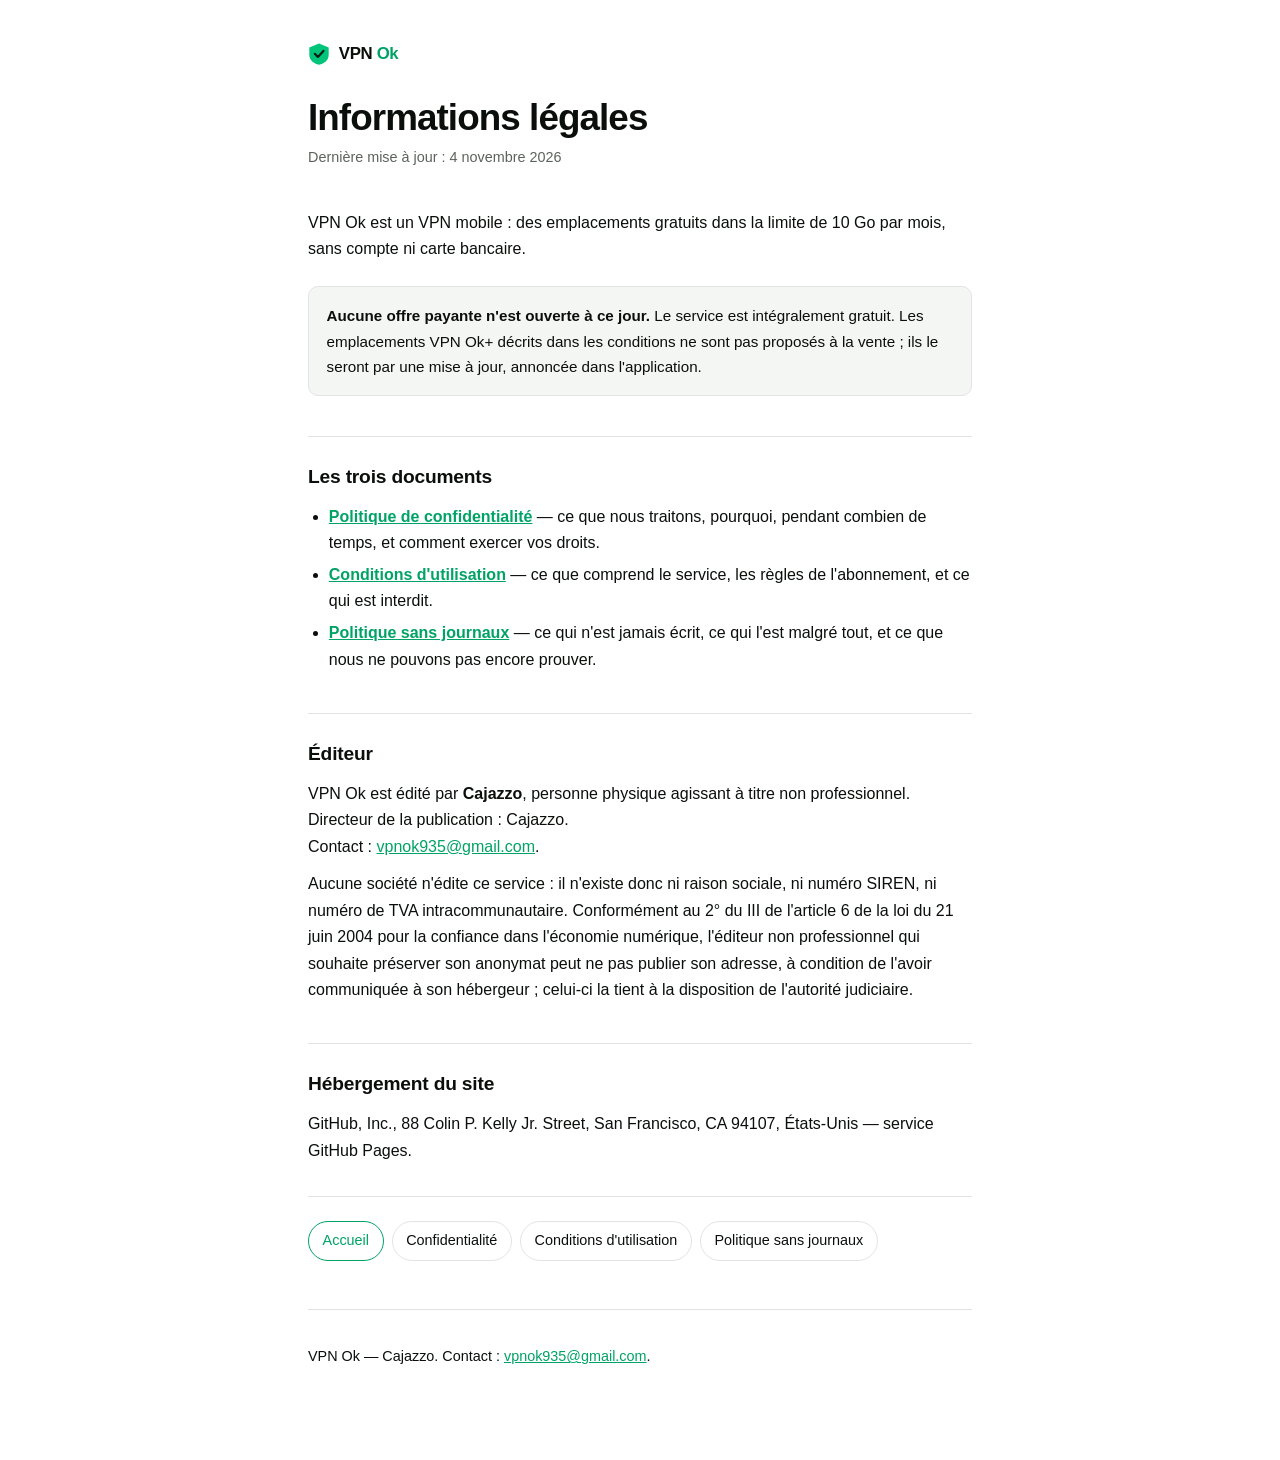
<file: index.html>
<!doctype html>
<html lang="fr">
<head>
<meta charset="utf-8">
<meta name="viewport" content="width=device-width, initial-scale=1">
<title>Informations légales — VPN Ok</title>
<link rel="stylesheet" href="style.css">
</head>
<body>
<div class="wrap">

<header>
<a class="brand" href="./index.html">
  <svg width="22" height="22" viewBox="0 0 32 32" aria-hidden="true">
    <path d="M16 .6 30.1 6.4v10.2c0 8.3-6.4 13.5-14.1 15.1C8.3 30.1 1.9 24.9 1.9 16.6V6.4z" fill="#00c47a"/>
    <path d="M9.9 15.7 14.4 20.2 22.4 11.5" fill="none" stroke="#042017" stroke-width="3.2" stroke-linecap="round" stroke-linejoin="round"/>
  </svg>
  <span>VPN <span class="ok">Ok</span></span>
</a>
<h1>Informations légales</h1>
<p class="updated">Dernière mise à jour : 4 novembre 2026</p>
</header>

<p>VPN Ok est un VPN mobile : des emplacements gratuits dans la limite de
10 Go par mois, sans compte ni carte bancaire.</p>

<div class="callout">
<p><strong>Aucune offre payante n'est ouverte à ce jour.</strong> Le service
est intégralement gratuit. Les emplacements VPN Ok+ décrits dans les
conditions ne sont pas proposés à la vente ; ils le seront par une mise à
jour, annoncée dans l'application.</p>
</div>

<h2>Les trois documents</h2>

<ul>
<li><a href="confidentialite.html"><strong>Politique de confidentialité</strong></a>
— ce que nous traitons, pourquoi, pendant combien de temps, et comment
exercer vos droits.</li>
<li><a href="conditions.html"><strong>Conditions d'utilisation</strong></a>
— ce que comprend le service, les règles de l'abonnement, et ce qui est
interdit.</li>
<li><a href="sans-journaux.html"><strong>Politique sans journaux</strong></a>
— ce qui n'est jamais écrit, ce qui l'est malgré tout, et ce que nous ne
pouvons pas encore prouver.</li>
</ul>

<h2>Éditeur</h2>

<p>VPN Ok est édité par <strong>Cajazzo</strong>, personne physique
agissant à titre non professionnel.<br>
Directeur de la publication : Cajazzo.<br>
Contact : <a href="mailto:vpnok935@gmail.com">vpnok935@gmail.com</a>.</p>

<p>Aucune société n'édite ce service : il n'existe donc ni raison sociale, ni
numéro SIREN, ni numéro de TVA intracommunautaire. Conformément au 2° du III
de l'article 6 de la loi du 21 juin 2004 pour la confiance dans l'économie
numérique, l'éditeur non professionnel qui souhaite préserver son anonymat
peut ne pas publier son adresse, à condition de l'avoir communiquée à son
hébergeur ; celui-ci la tient à la disposition de l'autorité judiciaire.</p>

<h2>Hébergement du site</h2>

<p>GitHub, Inc., 88 Colin P. Kelly Jr. Street, San Francisco, CA 94107,
États-Unis — service GitHub Pages.</p>

<nav class="pages">
  <a href="index.html" aria-current="page">Accueil</a>
  <a href="confidentialite.html">Confidentialité</a>
  <a href="conditions.html">Conditions d'utilisation</a>
  <a href="sans-journaux.html">Politique sans journaux</a>
</nav>

<footer>
<p>VPN Ok — Cajazzo. Contact :
<a href="mailto:vpnok935@gmail.com">vpnok935@gmail.com</a>.</p>
</footer>

</div>
</body>
</html>
</file>
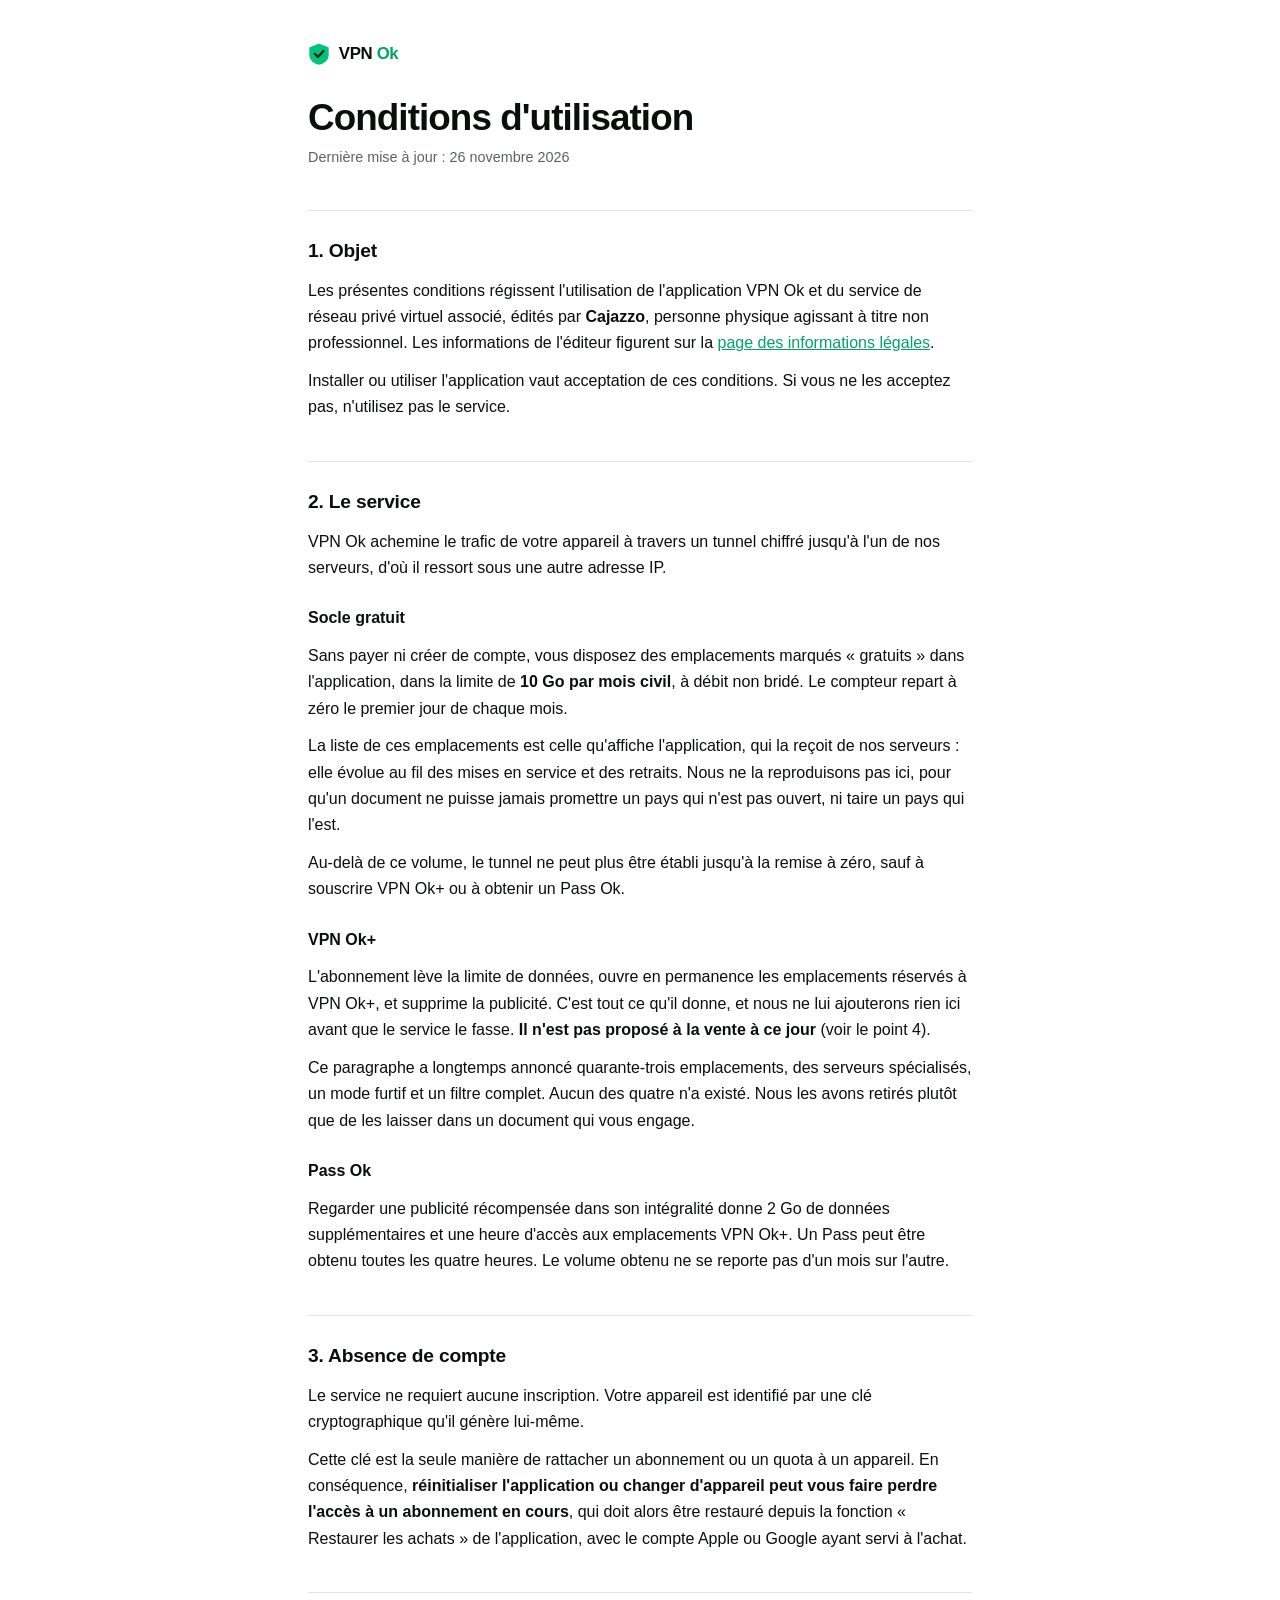
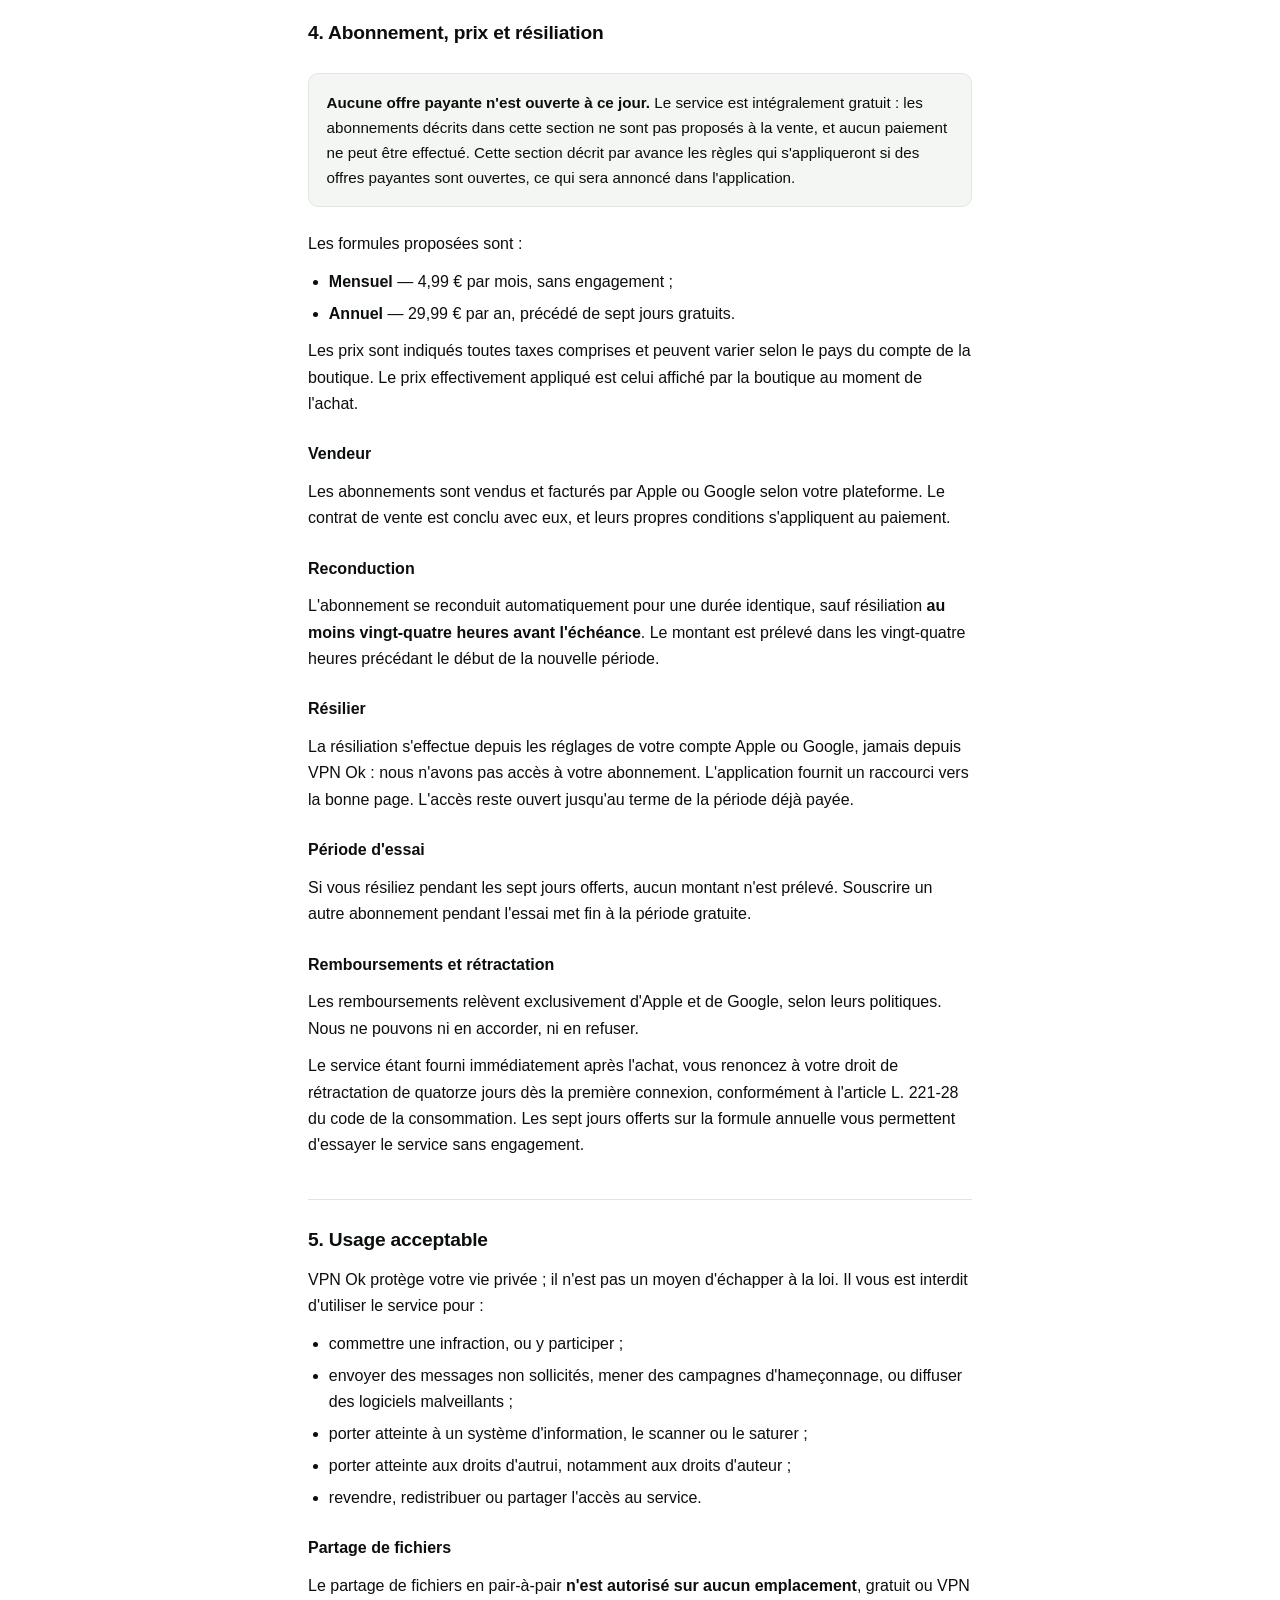
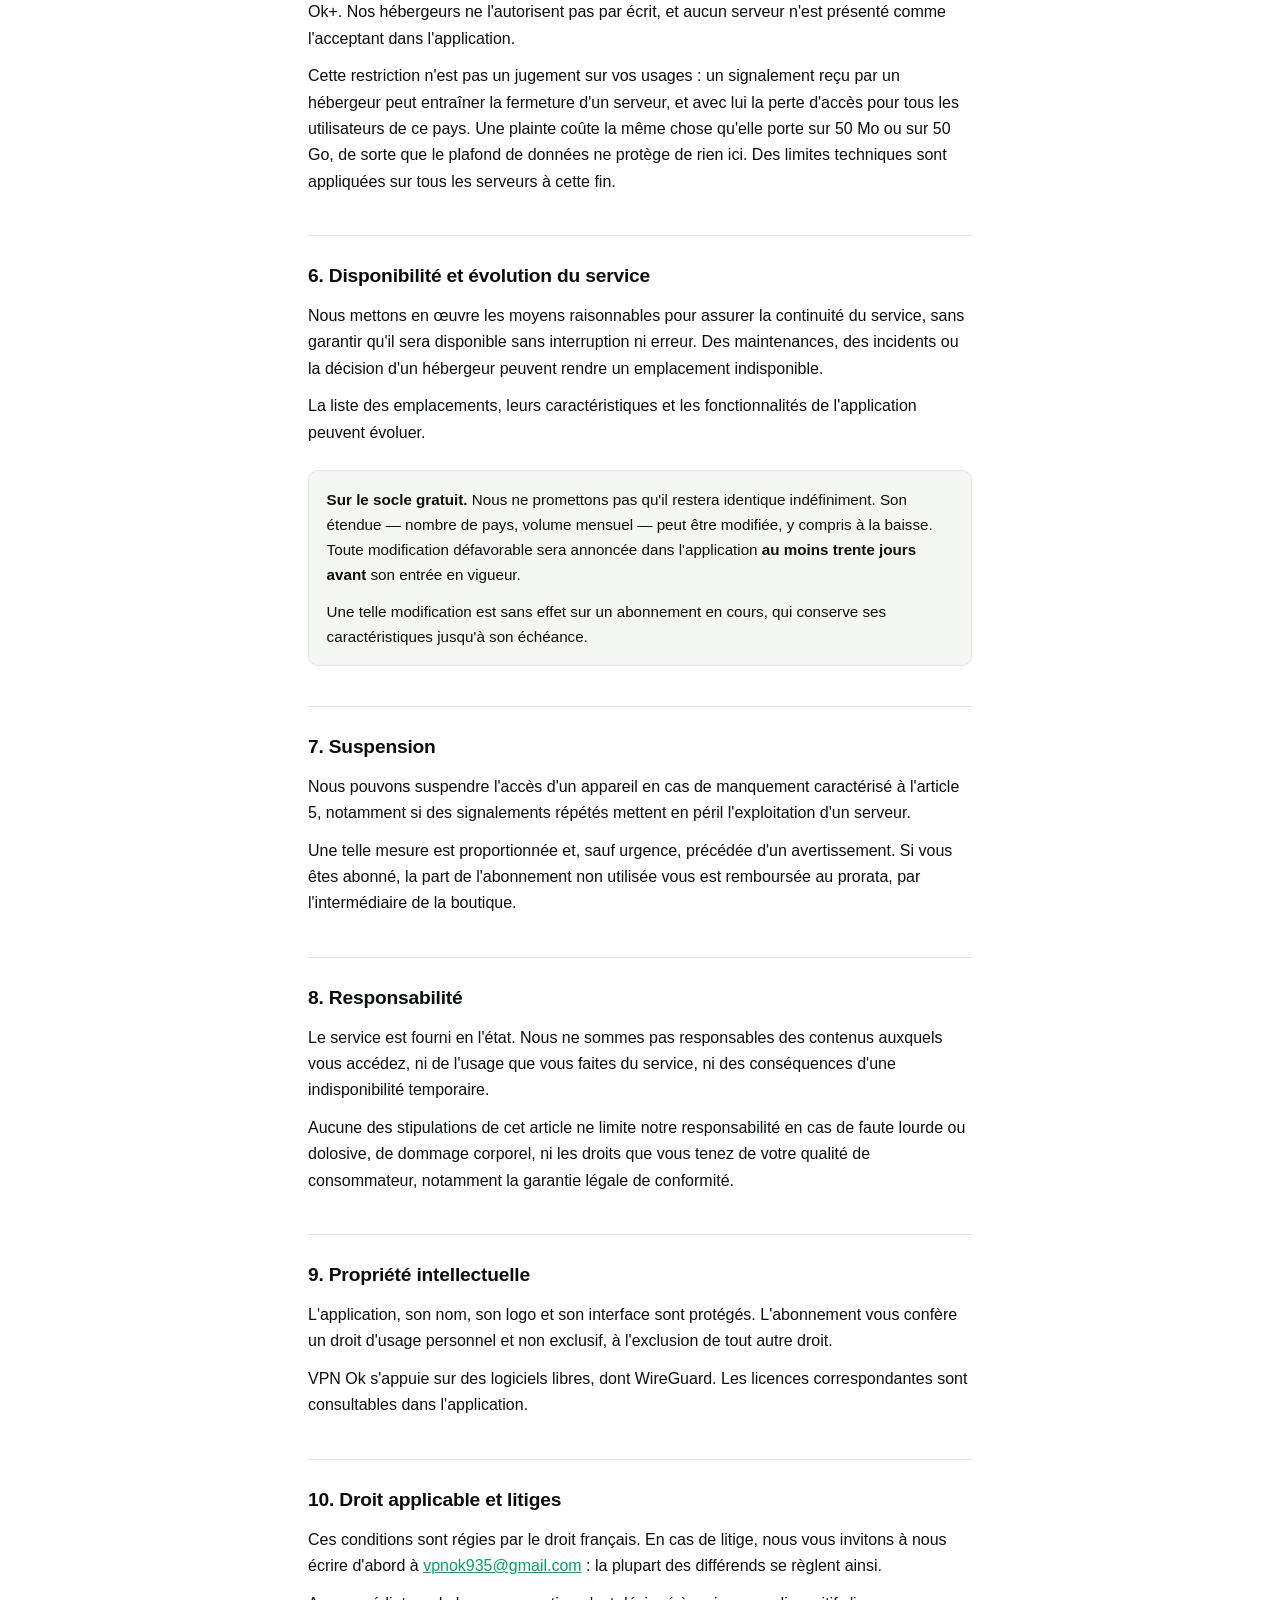
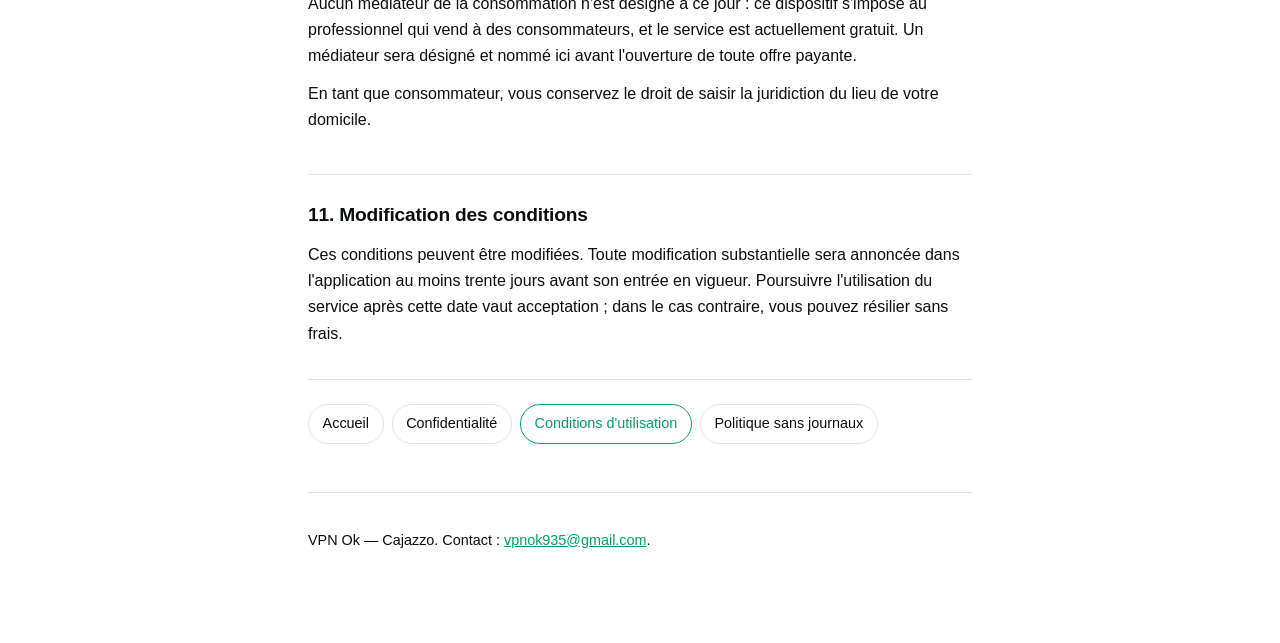
<file: conditions.html>
<!doctype html>
<html lang="fr">
<head>
<meta charset="utf-8">
<meta name="viewport" content="width=device-width, initial-scale=1">
<title>Conditions d'utilisation — VPN Ok</title>
<link rel="stylesheet" href="style.css">
</head>
<body>
<div class="wrap">

<header>
<a class="brand" href="./index.html">
  <svg width="22" height="22" viewBox="0 0 32 32" aria-hidden="true">
    <path d="M16 .6 30.1 6.4v10.2c0 8.3-6.4 13.5-14.1 15.1C8.3 30.1 1.9 24.9 1.9 16.6V6.4z" fill="#00c47a"/>
    <path d="M9.9 15.7 14.4 20.2 22.4 11.5" fill="none" stroke="#042017" stroke-width="3.2" stroke-linecap="round" stroke-linejoin="round"/>
  </svg>
  <span>VPN <span class="ok">Ok</span></span>
</a>
<h1>Conditions d'utilisation</h1>
<p class="updated">Dernière mise à jour : 26 novembre 2026</p>
</header>

<h2>1. Objet</h2>

<p>Les présentes conditions régissent l'utilisation de l'application VPN Ok
et du service de réseau privé virtuel associé, édités par
<strong>Cajazzo</strong>, personne physique agissant à titre non
professionnel. Les informations de l'éditeur figurent sur la
<a href="index.html">page des informations légales</a>.</p>

<p>Installer ou utiliser l'application vaut acceptation de ces conditions.
Si vous ne les acceptez pas, n'utilisez pas le service.</p>

<h2>2. Le service</h2>

<p>VPN Ok achemine le trafic de votre appareil à travers un tunnel chiffré
jusqu'à l'un de nos serveurs, d'où il ressort sous une autre adresse IP.</p>

<h3>Socle gratuit</h3>

<p>Sans payer ni créer de compte, vous disposez des emplacements marqués
« gratuits » dans l'application, dans la limite de <strong>10 Go par mois
civil</strong>, à débit non bridé. Le compteur repart à zéro le premier jour
de chaque mois.</p>

<p>La liste de ces emplacements est celle qu'affiche l'application, qui la
reçoit de nos serveurs : elle évolue au fil des mises en service et des
retraits. Nous ne la reproduisons pas ici, pour qu'un document ne puisse
jamais promettre un pays qui n'est pas ouvert, ni taire un pays qui l'est.</p>

<p>Au-delà de ce volume, le tunnel ne peut plus être établi jusqu'à la
remise à zéro, sauf à souscrire VPN Ok+ ou à obtenir un Pass Ok.</p>

<h3>VPN Ok+</h3>

<p>L'abonnement lève la limite de données, ouvre en permanence les
emplacements réservés à VPN Ok+, et supprime la publicité. C'est tout ce
qu'il donne, et nous ne lui ajouterons rien ici avant que le service le
fasse. <strong>Il n'est pas proposé à la vente à ce jour</strong>
(voir le point 4).</p>

<p>Ce paragraphe a longtemps annoncé quarante-trois emplacements, des
serveurs spécialisés, un mode furtif et un filtre complet. Aucun des quatre
n'a existé. Nous les avons retirés plutôt que de les laisser dans un
document qui vous engage.</p>

<h3>Pass Ok</h3>

<p>Regarder une publicité récompensée dans son intégralité donne 2 Go de
données supplémentaires et une heure d'accès aux emplacements VPN Ok+. Un
Pass peut être obtenu toutes les quatre heures. Le volume obtenu ne se
reporte pas d'un mois sur l'autre.</p>

<h2>3. Absence de compte</h2>

<p>Le service ne requiert aucune inscription. Votre appareil est identifié
par une clé cryptographique qu'il génère lui-même.</p>

<p>Cette clé est la seule manière de rattacher un abonnement ou un quota à
un appareil. En conséquence, <strong>réinitialiser l'application ou changer
d'appareil peut vous faire perdre l'accès à un abonnement en cours</strong>,
qui doit alors être restauré depuis la fonction « Restaurer les achats » de
l'application, avec le compte Apple ou Google ayant servi à l'achat.</p>

<h2>4. Abonnement, prix et résiliation</h2>

<div class="callout">
<p><strong>Aucune offre payante n'est ouverte à ce jour.</strong> Le service
est intégralement gratuit : les abonnements décrits dans cette section ne
sont pas proposés à la vente, et aucun paiement ne peut être effectué. Cette
section décrit par avance les règles qui s'appliqueront si des offres
payantes sont ouvertes, ce qui sera annoncé dans l'application.</p>
</div>

<p>Les formules proposées sont :</p>

<ul>
<li><strong>Mensuel</strong> — 4,99 € par mois, sans engagement ;</li>
<li><strong>Annuel</strong> — 29,99 € par an, précédé de sept jours
gratuits.</li>
</ul>

<p>Les prix sont indiqués toutes taxes comprises et peuvent varier selon le
pays du compte de la boutique. Le prix effectivement appliqué est celui
affiché par la boutique au moment de l'achat.</p>

<h3>Vendeur</h3>

<p>Les abonnements sont vendus et facturés par Apple ou Google selon votre
plateforme. Le contrat de vente est conclu avec eux, et leurs propres
conditions s'appliquent au paiement.</p>

<h3>Reconduction</h3>

<p>L'abonnement se reconduit automatiquement pour une durée identique, sauf
résiliation <strong>au moins vingt-quatre heures avant l'échéance</strong>.
Le montant est prélevé dans les vingt-quatre heures précédant le début de la
nouvelle période.</p>

<h3>Résilier</h3>

<p>La résiliation s'effectue depuis les réglages de votre compte Apple ou
Google, jamais depuis VPN Ok : nous n'avons pas accès à votre abonnement.
L'application fournit un raccourci vers la bonne page. L'accès reste ouvert
jusqu'au terme de la période déjà payée.</p>

<h3>Période d'essai</h3>

<p>Si vous résiliez pendant les sept jours offerts, aucun montant n'est
prélevé. Souscrire un autre abonnement pendant l'essai met fin à la période
gratuite.</p>

<h3>Remboursements et rétractation</h3>

<p>Les remboursements relèvent exclusivement d'Apple et de Google, selon
leurs politiques. Nous ne pouvons ni en accorder, ni en refuser.</p>

<p>Le service étant fourni immédiatement après l'achat, vous renoncez à
votre droit de rétractation de quatorze jours dès la première connexion,
conformément à l'article L. 221-28 du code de la consommation. Les sept
jours offerts sur la formule annuelle vous permettent d'essayer le service
sans engagement.</p>

<h2>5. Usage acceptable</h2>

<p>VPN Ok protège votre vie privée ; il n'est pas un moyen d'échapper à la
loi. Il vous est interdit d'utiliser le service pour :</p>

<ul>
<li>commettre une infraction, ou y participer ;</li>
<li>envoyer des messages non sollicités, mener des campagnes d'hameçonnage,
ou diffuser des logiciels malveillants ;</li>
<li>porter atteinte à un système d'information, le scanner ou le saturer ;</li>
<li>porter atteinte aux droits d'autrui, notamment aux droits d'auteur ;</li>
<li>revendre, redistribuer ou partager l'accès au service.</li>
</ul>

<h3>Partage de fichiers</h3>

<p>Le partage de fichiers en pair-à-pair <strong>n'est autorisé sur aucun
emplacement</strong>, gratuit ou VPN Ok+. Nos hébergeurs ne l'autorisent pas
par écrit, et aucun serveur n'est présenté comme l'acceptant dans
l'application.</p>

<p>Cette restriction n'est pas un jugement sur vos usages : un signalement
reçu par un hébergeur peut entraîner la fermeture d'un serveur, et avec lui
la perte d'accès pour tous les utilisateurs de ce pays. Une plainte coûte la
même chose qu'elle porte sur 50 Mo ou sur 50 Go, de sorte que le plafond de
données ne protège de rien ici. Des limites techniques sont appliquées sur
tous les serveurs à cette fin.</p>

<h2>6. Disponibilité et évolution du service</h2>

<p>Nous mettons en œuvre les moyens raisonnables pour assurer la continuité
du service, sans garantir qu'il sera disponible sans interruption ni erreur.
Des maintenances, des incidents ou la décision d'un hébergeur peuvent rendre
un emplacement indisponible.</p>

<p>La liste des emplacements, leurs caractéristiques et les fonctionnalités
de l'application peuvent évoluer.</p>

<div class="callout">
<p><strong>Sur le socle gratuit.</strong> Nous ne promettons pas qu'il
restera identique indéfiniment. Son étendue — nombre de pays, volume
mensuel — peut être modifiée, y compris à la baisse. Toute modification
défavorable sera annoncée dans l'application <strong>au moins trente jours
avant</strong> son entrée en vigueur.</p>
<p>Une telle modification est sans effet sur un abonnement en cours, qui
conserve ses caractéristiques jusqu'à son échéance.</p>
</div>

<h2>7. Suspension</h2>

<p>Nous pouvons suspendre l'accès d'un appareil en cas de manquement
caractérisé à l'article 5, notamment si des signalements répétés mettent en
péril l'exploitation d'un serveur.</p>

<p>Une telle mesure est proportionnée et, sauf urgence, précédée d'un
avertissement. Si vous êtes abonné, la part de l'abonnement non utilisée
vous est remboursée au prorata, par l'intermédiaire de la boutique.</p>

<h2>8. Responsabilité</h2>

<p>Le service est fourni en l'état. Nous ne sommes pas responsables des
contenus auxquels vous accédez, ni de l'usage que vous faites du service,
ni des conséquences d'une indisponibilité temporaire.</p>

<p>Aucune des stipulations de cet article ne limite notre responsabilité en
cas de faute lourde ou dolosive, de dommage corporel, ni les droits que vous
tenez de votre qualité de consommateur, notamment la garantie légale de
conformité.</p>

<h2>9. Propriété intellectuelle</h2>

<p>L'application, son nom, son logo et son interface sont protégés.
L'abonnement vous confère un droit d'usage personnel et non exclusif, à
l'exclusion de tout autre droit.</p>

<p>VPN Ok s'appuie sur des logiciels libres, dont WireGuard. Les licences
correspondantes sont consultables dans l'application.</p>

<h2>10. Droit applicable et litiges</h2>

<p>Ces conditions sont régies par le droit français. En cas de litige, nous
vous invitons à nous écrire d'abord à
<a href="mailto:vpnok935@gmail.com">vpnok935@gmail.com</a> : la plupart des
différends se règlent ainsi.</p>

<p>Aucun médiateur de la consommation n'est désigné à ce jour : ce
dispositif s'impose au professionnel qui vend à des consommateurs, et le
service est actuellement gratuit. Un médiateur sera désigné et nommé ici
avant l'ouverture de toute offre payante.</p>

<p>En tant que consommateur, vous conservez le droit de saisir la
juridiction du lieu de votre domicile.</p>

<h2>11. Modification des conditions</h2>

<p>Ces conditions peuvent être modifiées. Toute modification substantielle
sera annoncée dans l'application au moins trente jours avant son entrée en
vigueur. Poursuivre l'utilisation du service après cette date vaut
acceptation ; dans le cas contraire, vous pouvez résilier sans frais.</p>

<nav class="pages">
  <a href="index.html">Accueil</a>
  <a href="confidentialite.html">Confidentialité</a>
  <a href="conditions.html" aria-current="page">Conditions d'utilisation</a>
  <a href="sans-journaux.html">Politique sans journaux</a>
</nav>

<footer>
<p>VPN Ok — Cajazzo. Contact :
<a href="mailto:vpnok935@gmail.com">vpnok935@gmail.com</a>.</p>
</footer>

</div>
</body>
</html>
</file>
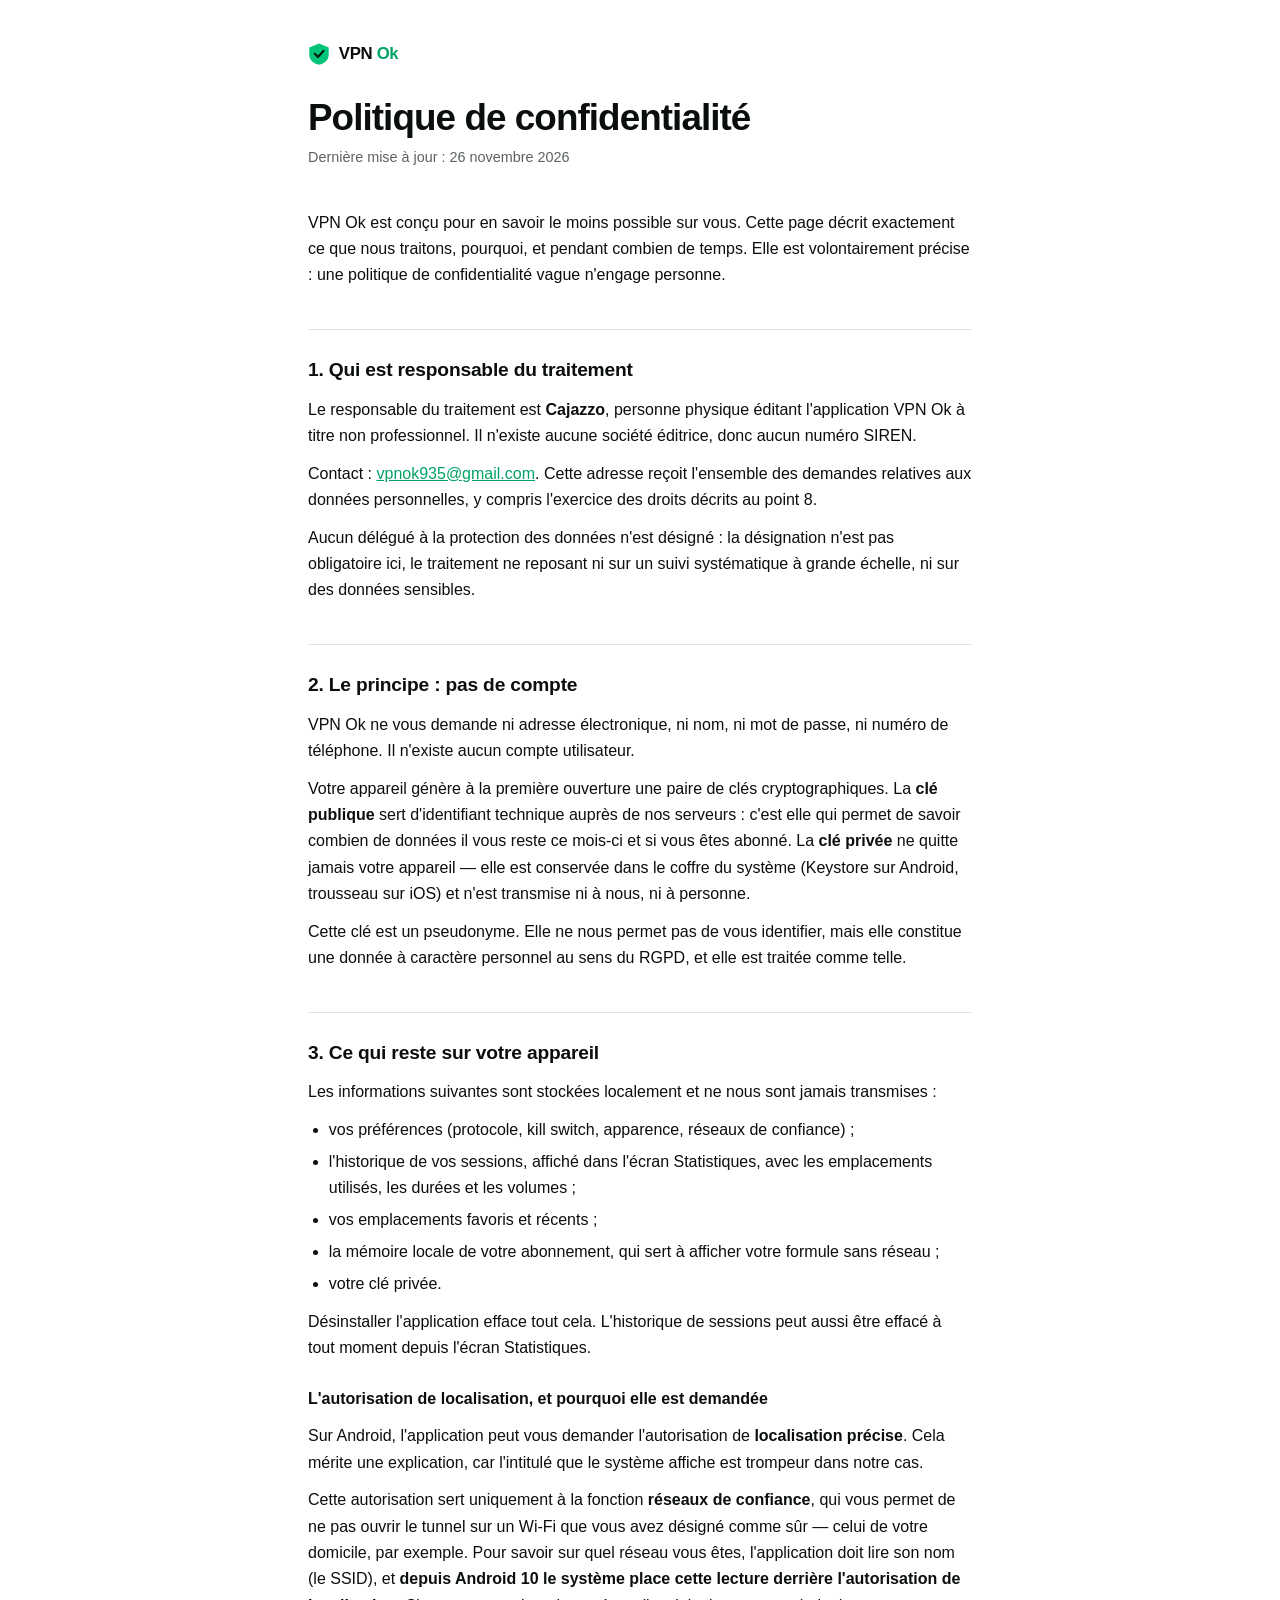
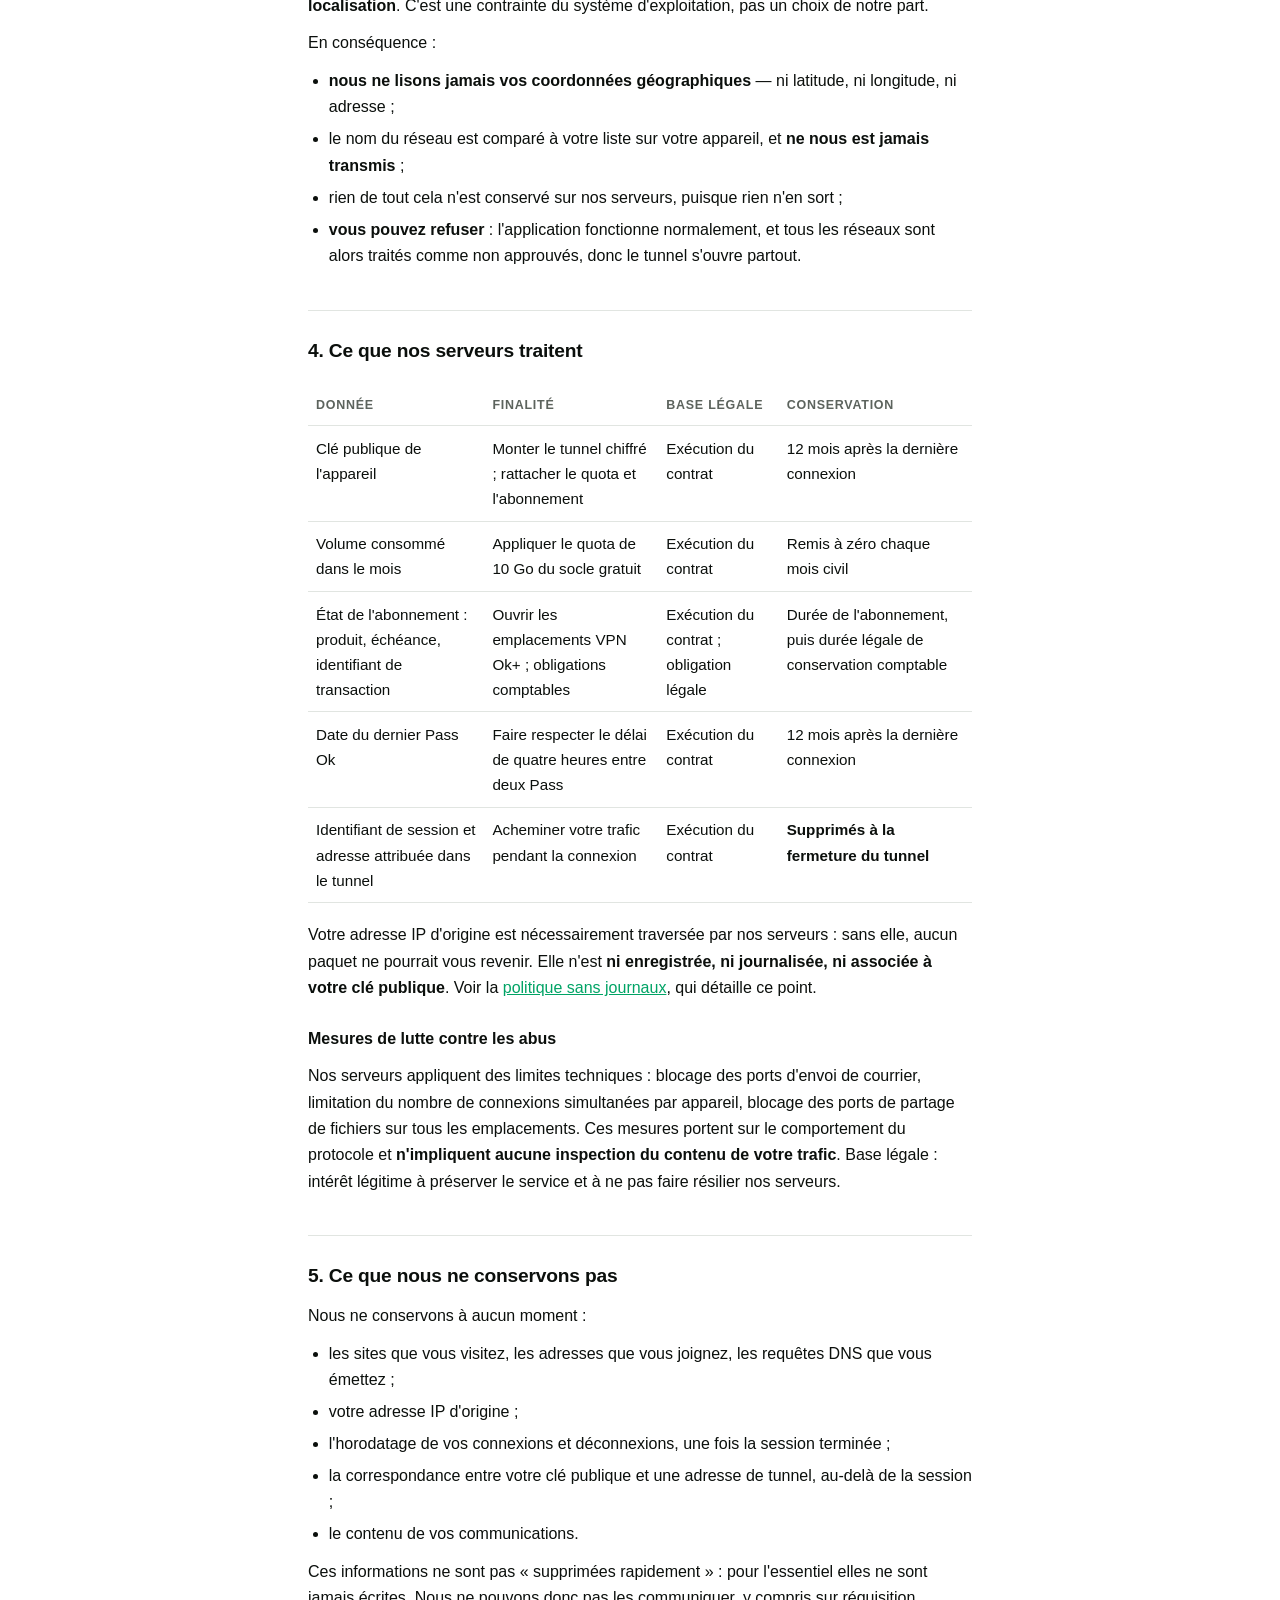
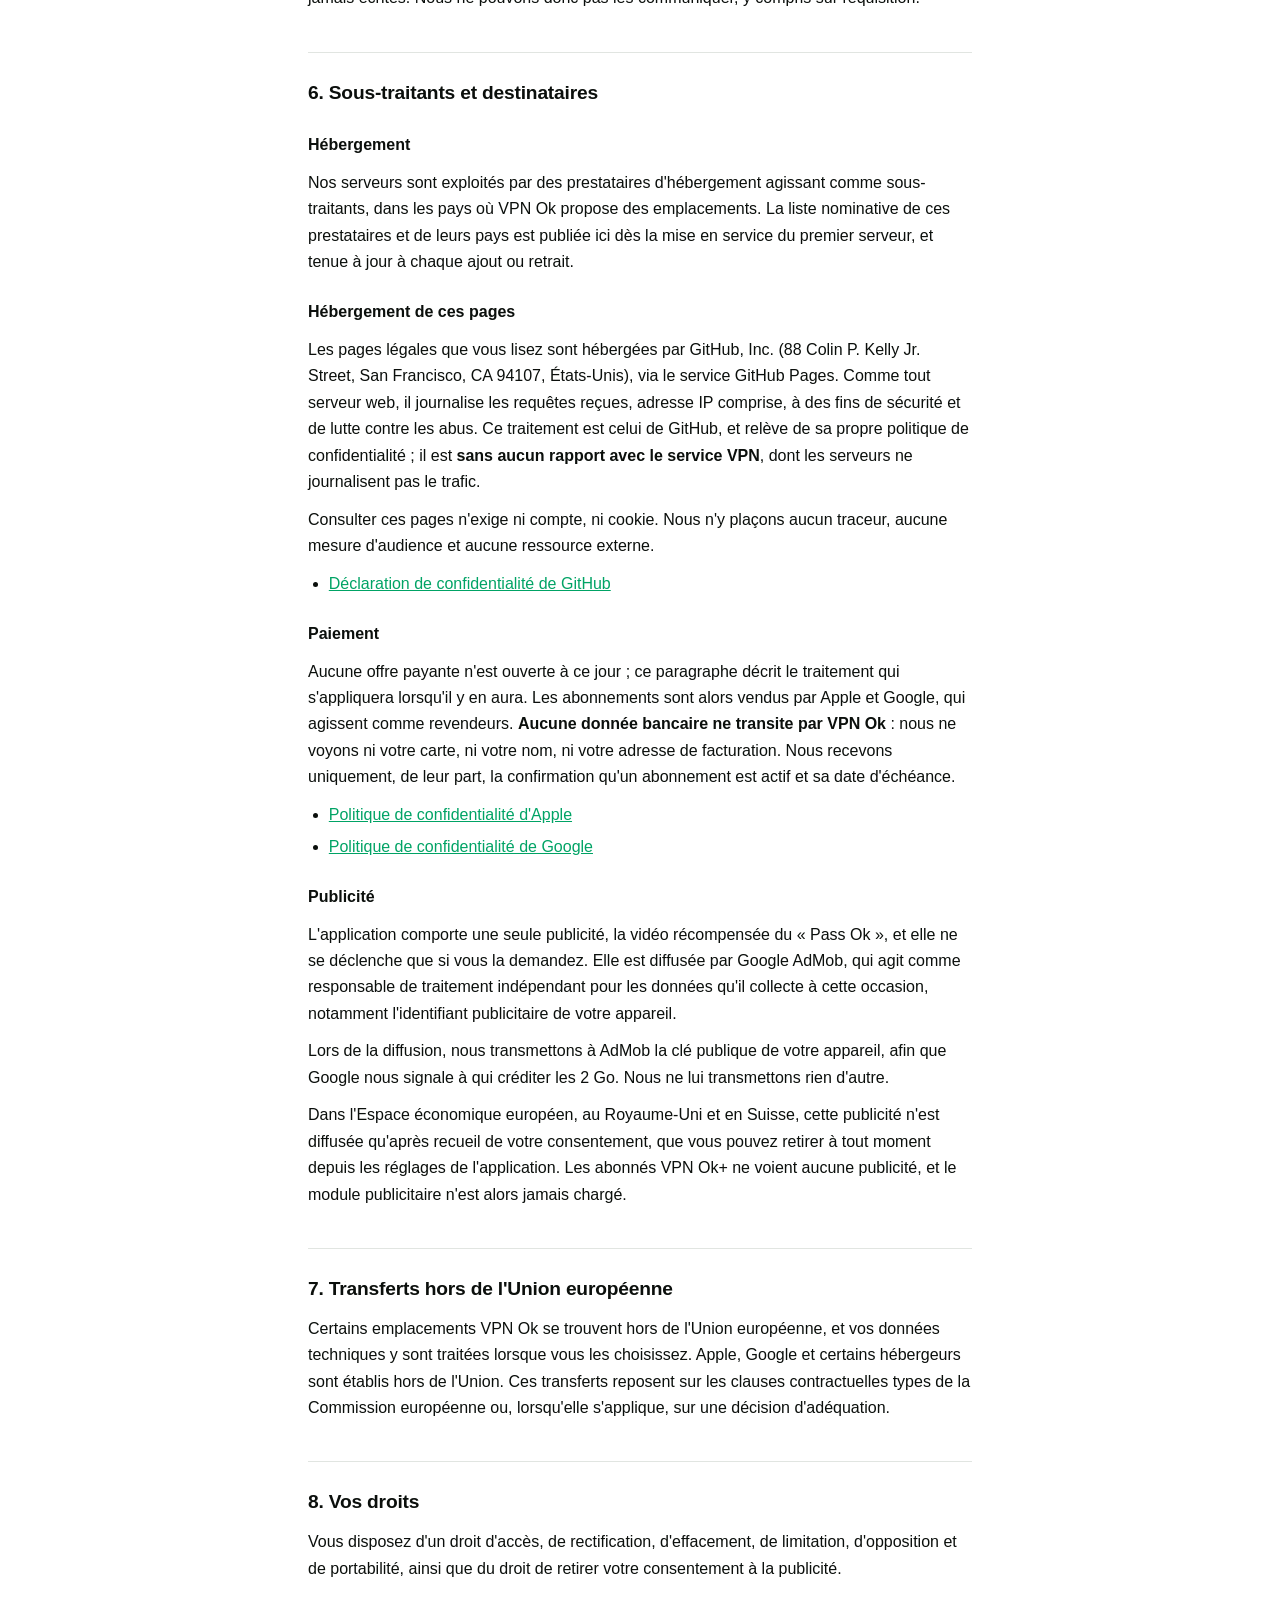
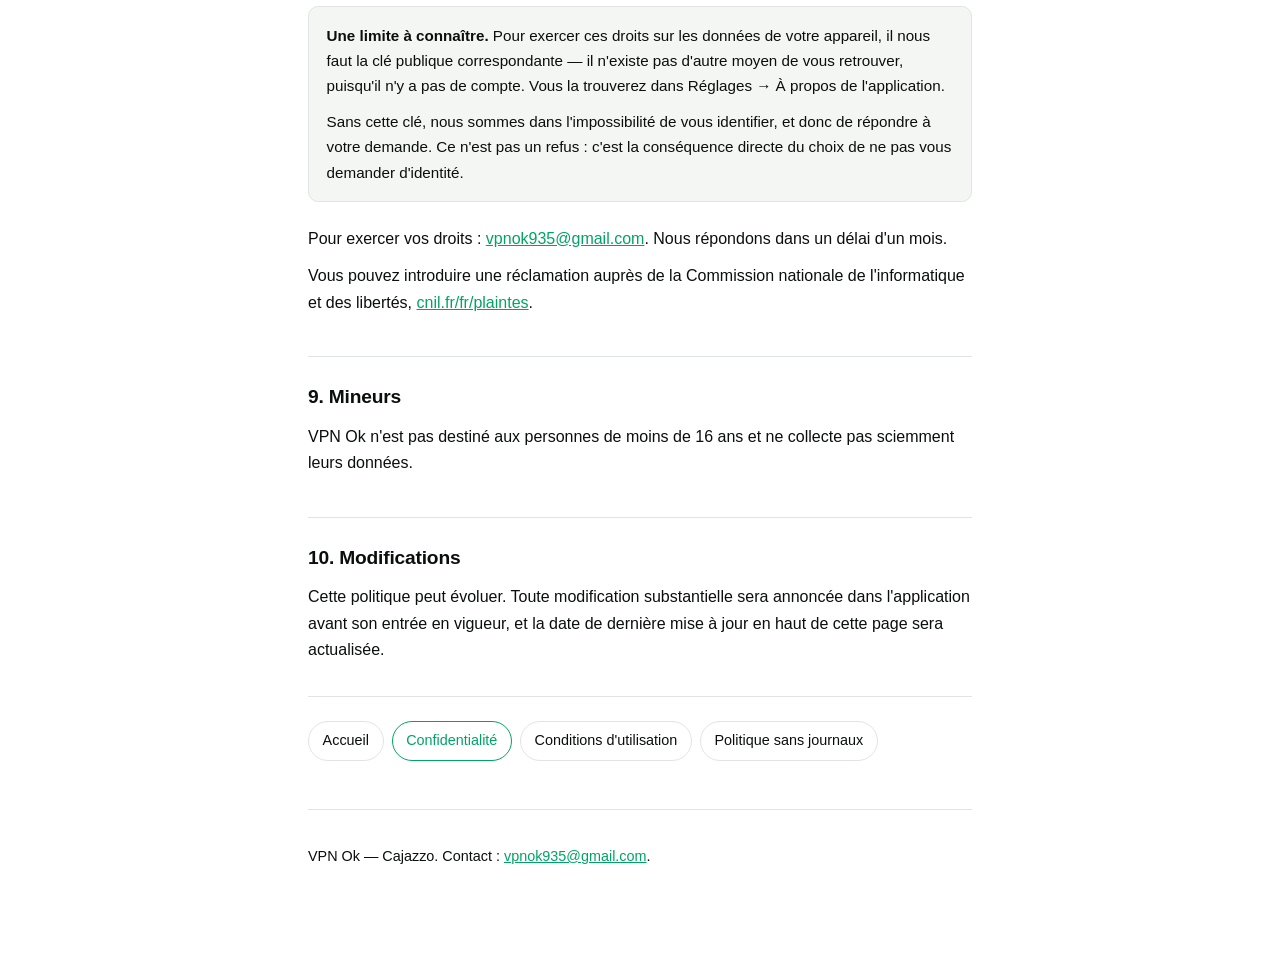
<file: confidentialite.html>
<!doctype html>
<html lang="fr">
<head>
<meta charset="utf-8">
<meta name="viewport" content="width=device-width, initial-scale=1">
<title>Politique de confidentialité — VPN Ok</title>
<link rel="stylesheet" href="style.css">
</head>
<body>
<div class="wrap">

<header>
<a class="brand" href="./index.html">
  <svg width="22" height="22" viewBox="0 0 32 32" aria-hidden="true">
    <path d="M16 .6 30.1 6.4v10.2c0 8.3-6.4 13.5-14.1 15.1C8.3 30.1 1.9 24.9 1.9 16.6V6.4z" fill="#00c47a"/>
    <path d="M9.9 15.7 14.4 20.2 22.4 11.5" fill="none" stroke="#042017" stroke-width="3.2" stroke-linecap="round" stroke-linejoin="round"/>
  </svg>
  <span>VPN <span class="ok">Ok</span></span>
</a>
<h1>Politique de confidentialité</h1>
<p class="updated">Dernière mise à jour : 26 novembre 2026</p>
</header>

<p>VPN Ok est conçu pour en savoir le moins possible sur vous. Cette page
décrit exactement ce que nous traitons, pourquoi, et pendant combien de
temps. Elle est volontairement précise : une politique de confidentialité
vague n'engage personne.</p>

<h2>1. Qui est responsable du traitement</h2>

<p>Le responsable du traitement est <strong>Cajazzo</strong>,
personne physique éditant l'application VPN Ok à titre non professionnel. Il
n'existe aucune société éditrice, donc aucun numéro SIREN.</p>

<p>Contact : <a href="mailto:vpnok935@gmail.com">vpnok935@gmail.com</a>. Cette
adresse reçoit l'ensemble des demandes relatives aux données personnelles, y
compris l'exercice des droits décrits au point 8.</p>

<p>Aucun délégué à la protection des données n'est désigné : la désignation
n'est pas obligatoire ici, le traitement ne reposant ni sur un suivi
systématique à grande échelle, ni sur des données sensibles.</p>

<h2>2. Le principe : pas de compte</h2>

<p>VPN Ok ne vous demande ni adresse électronique, ni nom, ni mot de passe,
ni numéro de téléphone. Il n'existe aucun compte utilisateur.</p>

<p>Votre appareil génère à la première ouverture une paire de clés
cryptographiques. La <strong>clé publique</strong> sert d'identifiant
technique auprès de nos serveurs : c'est elle qui permet de savoir combien
de données il vous reste ce mois-ci et si vous êtes abonné. La
<strong>clé privée</strong> ne quitte jamais votre appareil — elle est
conservée dans le coffre du système (Keystore sur Android, trousseau sur
iOS) et n'est transmise ni à nous, ni à personne.</p>

<p>Cette clé est un pseudonyme. Elle ne nous permet pas de vous identifier,
mais elle constitue une donnée à caractère personnel au sens du RGPD, et
elle est traitée comme telle.</p>

<h2>3. Ce qui reste sur votre appareil</h2>

<p>Les informations suivantes sont stockées localement et ne nous sont
jamais transmises :</p>

<ul>
<li>vos préférences (protocole, kill switch, apparence, réseaux de
confiance) ;</li>
<li>l'historique de vos sessions, affiché dans l'écran Statistiques, avec
les emplacements utilisés, les durées et les volumes ;</li>
<li>vos emplacements favoris et récents ;</li>
<li>la mémoire locale de votre abonnement, qui sert à afficher votre
formule sans réseau ;</li>
<li>votre clé privée.</li>
</ul>

<p>Désinstaller l'application efface tout cela. L'historique de sessions peut
aussi être effacé à tout moment depuis l'écran Statistiques.</p>

<h3>L'autorisation de localisation, et pourquoi elle est demandée</h3>

<p>Sur Android, l'application peut vous demander l'autorisation de
<strong>localisation précise</strong>. Cela mérite une explication, car
l'intitulé que le système affiche est trompeur dans notre cas.</p>

<p>Cette autorisation sert uniquement à la fonction <strong>réseaux de
confiance</strong>, qui vous permet de ne pas ouvrir le tunnel sur un Wi-Fi
que vous avez désigné comme sûr — celui de votre domicile, par exemple. Pour
savoir sur quel réseau vous êtes, l'application doit lire son nom (le SSID),
et <strong>depuis Android 10 le système place cette lecture derrière
l'autorisation de localisation</strong>. C'est une contrainte du système
d'exploitation, pas un choix de notre part.</p>

<p>En conséquence :</p>

<ul>
<li><strong>nous ne lisons jamais vos coordonnées géographiques</strong> —
ni latitude, ni longitude, ni adresse ;</li>
<li>le nom du réseau est comparé à votre liste sur votre appareil, et
<strong>ne nous est jamais transmis</strong> ;</li>
<li>rien de tout cela n'est conservé sur nos serveurs, puisque rien n'en
sort ;</li>
<li><strong>vous pouvez refuser</strong> : l'application fonctionne
normalement, et tous les réseaux sont alors traités comme non approuvés,
donc le tunnel s'ouvre partout.</li>
</ul>

<h2>4. Ce que nos serveurs traitent</h2>

<table>
<thead>
<tr><th>Donnée</th><th>Finalité</th><th>Base légale</th><th>Conservation</th></tr>
</thead>
<tbody>
<tr>
<td>Clé publique de l'appareil</td>
<td>Monter le tunnel chiffré ; rattacher le quota et l'abonnement</td>
<td>Exécution du contrat</td>
<td>12 mois après la dernière connexion</td>
</tr>
<tr>
<td>Volume consommé dans le mois</td>
<td>Appliquer le quota de 10 Go du socle gratuit</td>
<td>Exécution du contrat</td>
<td>Remis à zéro chaque mois civil</td>
</tr>
<tr>
<td>État de l'abonnement : produit, échéance, identifiant de transaction</td>
<td>Ouvrir les emplacements VPN Ok+ ; obligations comptables</td>
<td>Exécution du contrat ; obligation légale</td>
<td>Durée de l'abonnement, puis durée légale de conservation comptable</td>
</tr>
<tr>
<td>Date du dernier Pass Ok</td>
<td>Faire respecter le délai de quatre heures entre deux Pass</td>
<td>Exécution du contrat</td>
<td>12 mois après la dernière connexion</td>
</tr>
<tr>
<td>Identifiant de session et adresse attribuée dans le tunnel</td>
<td>Acheminer votre trafic pendant la connexion</td>
<td>Exécution du contrat</td>
<td><strong>Supprimés à la fermeture du tunnel</strong></td>
</tr>
</tbody>
</table>

<p>Votre adresse IP d'origine est nécessairement traversée par nos serveurs :
sans elle, aucun paquet ne pourrait vous revenir. Elle n'est
<strong>ni enregistrée, ni journalisée, ni associée à votre clé
publique</strong>. Voir la <a href="sans-journaux.html">politique sans
journaux</a>, qui détaille ce point.</p>

<h3>Mesures de lutte contre les abus</h3>

<p>Nos serveurs appliquent des limites techniques : blocage des ports
d'envoi de courrier, limitation du nombre de connexions simultanées par
appareil, blocage des ports de partage de fichiers sur tous les
emplacements. Ces mesures portent sur le comportement du protocole et
<strong>n'impliquent aucune inspection du contenu de votre trafic</strong>.
Base légale : intérêt légitime à préserver le service et à ne pas faire
résilier nos serveurs.</p>

<h2>5. Ce que nous ne conservons pas</h2>

<p>Nous ne conservons à aucun moment :</p>

<ul>
<li>les sites que vous visitez, les adresses que vous joignez, les requêtes
DNS que vous émettez ;</li>
<li>votre adresse IP d'origine ;</li>
<li>l'horodatage de vos connexions et déconnexions, une fois la session
terminée ;</li>
<li>la correspondance entre votre clé publique et une adresse de tunnel,
au-delà de la session ;</li>
<li>le contenu de vos communications.</li>
</ul>

<p>Ces informations ne sont pas « supprimées rapidement » : pour l'essentiel
elles ne sont jamais écrites. Nous ne pouvons donc pas les communiquer, y
compris sur réquisition.</p>

<h2>6. Sous-traitants et destinataires</h2>

<h3>Hébergement</h3>

<p>Nos serveurs sont exploités par des prestataires d'hébergement agissant
comme sous-traitants, dans les pays où VPN Ok propose des emplacements. La
liste nominative de ces prestataires et de leurs pays est publiée ici dès la
mise en service du premier serveur, et tenue à jour à chaque ajout ou
retrait.</p>

<h3>Hébergement de ces pages</h3>

<p>Les pages légales que vous lisez sont hébergées par GitHub, Inc.
(88 Colin P. Kelly Jr. Street, San Francisco, CA 94107, États-Unis), via le
service GitHub Pages. Comme tout serveur web, il journalise les requêtes
reçues, adresse IP comprise, à des fins de sécurité et de lutte contre les
abus. Ce traitement est celui de GitHub, et relève de sa propre politique de
confidentialité ; il est <strong>sans aucun rapport avec le service VPN</strong>, dont
les serveurs ne journalisent pas le trafic.</p>

<p>Consulter ces pages n'exige ni compte, ni cookie. Nous n'y plaçons aucun
traceur, aucune mesure d'audience et aucune ressource externe.</p>

<ul>
<li><a href="https://docs.github.com/fr/site-policy/privacy-policies/github-general-privacy-statement" rel="noopener">Déclaration de confidentialité de GitHub</a></li>
</ul>

<h3>Paiement</h3>

<p>Aucune offre payante n'est ouverte à ce jour ; ce paragraphe décrit le
traitement qui s'appliquera lorsqu'il y en aura. Les abonnements sont alors
vendus par Apple et Google, qui agissent comme revendeurs.
<strong>Aucune donnée bancaire ne transite par VPN Ok</strong> :
nous ne voyons ni votre carte, ni votre nom, ni votre adresse de
facturation. Nous recevons uniquement, de leur part, la confirmation qu'un
abonnement est actif et sa date d'échéance.</p>

<ul>
<li><a href="https://www.apple.com/legal/privacy/fr-ww/" rel="noopener">Politique de confidentialité d'Apple</a></li>
<li><a href="https://policies.google.com/privacy?hl=fr" rel="noopener">Politique de confidentialité de Google</a></li>
</ul>

<h3>Publicité</h3>

<p>L'application comporte une seule publicité, la vidéo récompensée du
« Pass Ok », et elle ne se déclenche que si vous la demandez. Elle est
diffusée par Google AdMob, qui agit comme responsable de traitement
indépendant pour les données qu'il collecte à cette occasion, notamment
l'identifiant publicitaire de votre appareil.</p>

<p>Lors de la diffusion, nous transmettons à AdMob la clé publique de votre
appareil, afin que Google nous signale à qui créditer les 2 Go. Nous ne lui
transmettons rien d'autre.</p>

<p>Dans l'Espace économique européen, au Royaume-Uni et en Suisse, cette
publicité n'est diffusée qu'après recueil de votre consentement, que vous
pouvez retirer à tout moment depuis les réglages de l'application.
Les abonnés VPN Ok+ ne voient aucune publicité, et le module publicitaire
n'est alors jamais chargé.</p>

<h2>7. Transferts hors de l'Union européenne</h2>

<p>Certains emplacements VPN Ok se trouvent hors de l'Union européenne, et
vos données techniques y sont traitées lorsque vous les choisissez. Apple,
Google et certains hébergeurs sont établis hors de l'Union. Ces transferts
reposent sur les clauses contractuelles types de la Commission européenne ou,
lorsqu'elle s'applique, sur une décision d'adéquation.</p>

<h2>8. Vos droits</h2>

<p>Vous disposez d'un droit d'accès, de rectification, d'effacement, de
limitation, d'opposition et de portabilité, ainsi que du droit de retirer
votre consentement à la publicité.</p>

<div class="callout">
<p><strong>Une limite à connaître.</strong> Pour exercer ces droits sur les
données de votre appareil, il nous faut la clé publique correspondante — il
n'existe pas d'autre moyen de vous retrouver, puisqu'il n'y a pas de compte.
Vous la trouverez dans Réglages → À propos de l'application.</p>
<p>Sans cette clé, nous sommes dans l'impossibilité de vous identifier, et
donc de répondre à votre demande. Ce n'est pas un refus : c'est la
conséquence directe du choix de ne pas vous demander d'identité.</p>
</div>

<p>Pour exercer vos droits : <a href="mailto:vpnok935@gmail.com">vpnok935@gmail.com</a>.
Nous répondons dans un délai d'un mois.</p>

<p>Vous pouvez introduire une réclamation auprès de la Commission nationale
de l'informatique et des libertés,
<a href="https://www.cnil.fr/fr/plaintes" rel="noopener">cnil.fr/fr/plaintes</a>.</p>

<h2>9. Mineurs</h2>

<p>VPN Ok n'est pas destiné aux personnes de moins de 16 ans et ne collecte
pas sciemment leurs données.</p>

<h2>10. Modifications</h2>

<p>Cette politique peut évoluer. Toute modification substantielle sera
annoncée dans l'application avant son entrée en vigueur, et la date de
dernière mise à jour en haut de cette page sera actualisée.</p>

<nav class="pages">
  <a href="index.html">Accueil</a>
  <a href="confidentialite.html" aria-current="page">Confidentialité</a>
  <a href="conditions.html">Conditions d'utilisation</a>
  <a href="sans-journaux.html">Politique sans journaux</a>
</nav>

<footer>
<p>VPN Ok — Cajazzo. Contact :
<a href="mailto:vpnok935@gmail.com">vpnok935@gmail.com</a>.</p>
</footer>

</div>
</body>
</html>
</file>
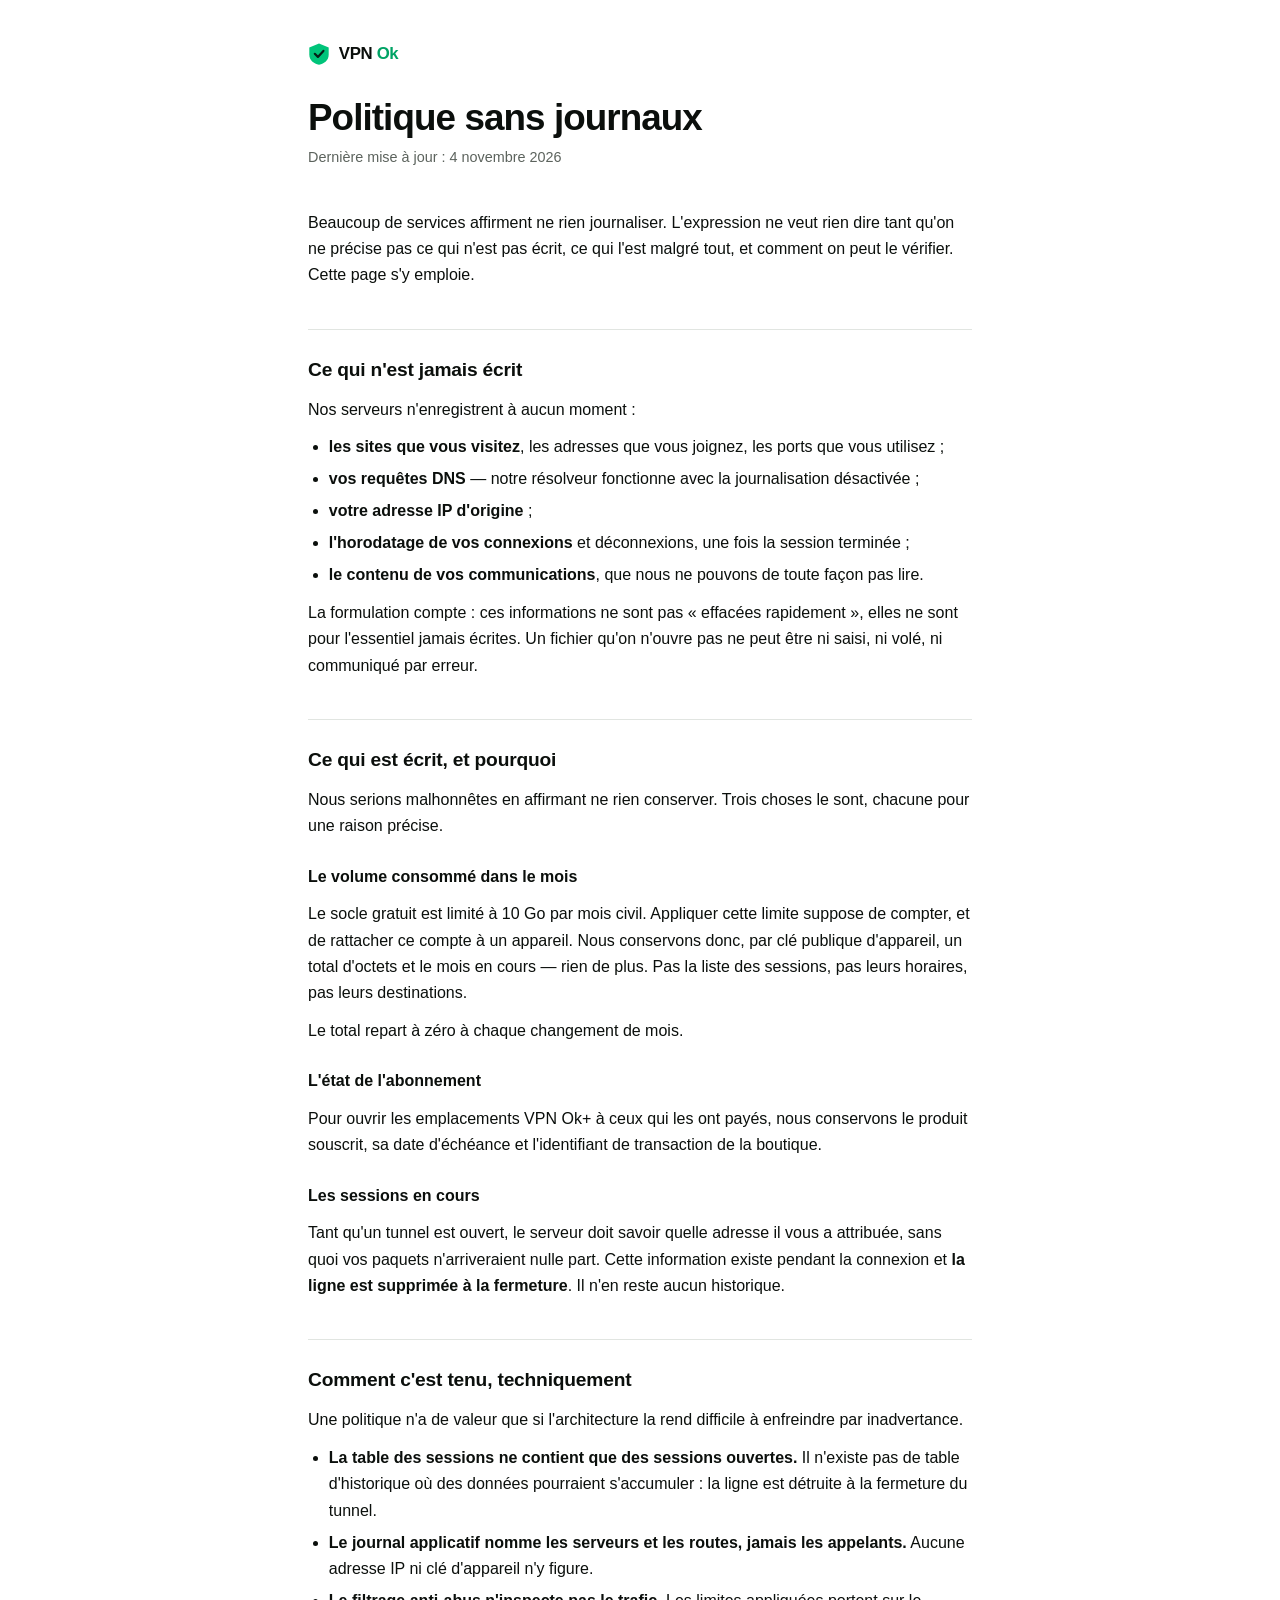
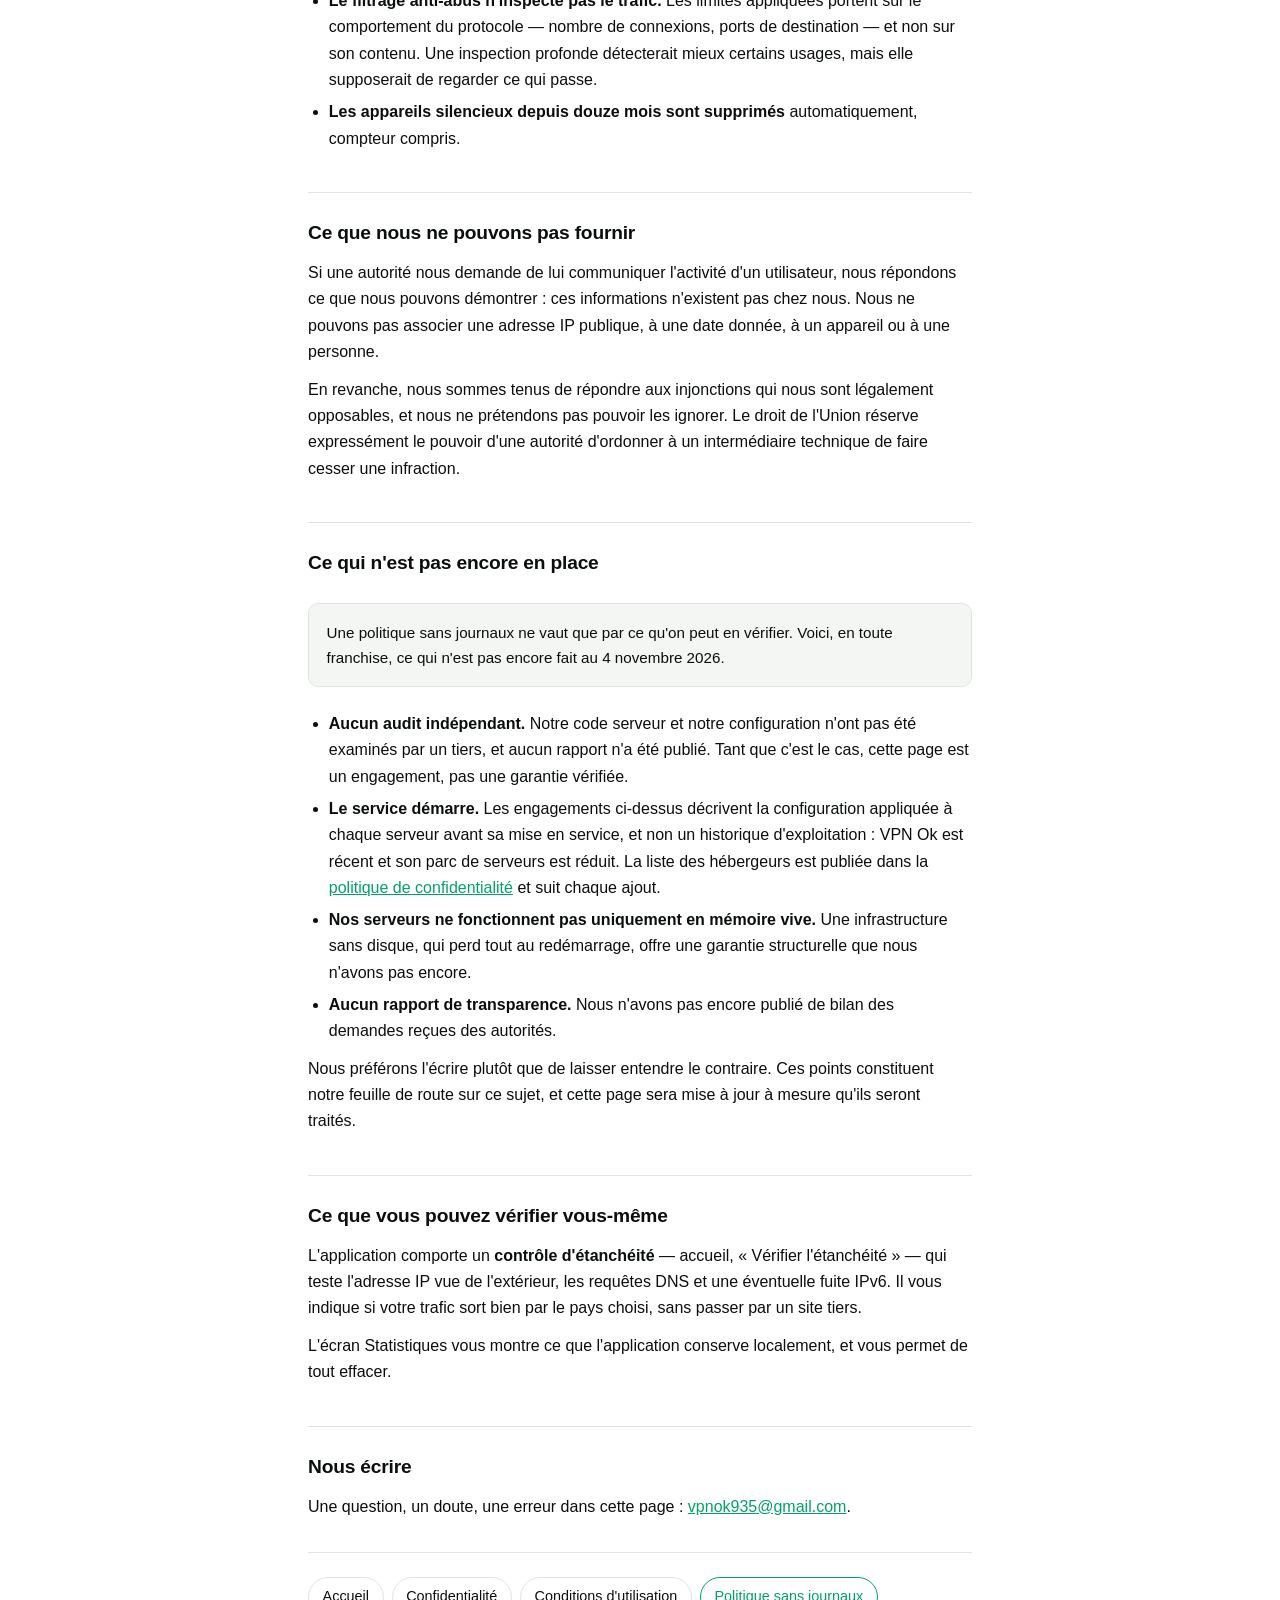
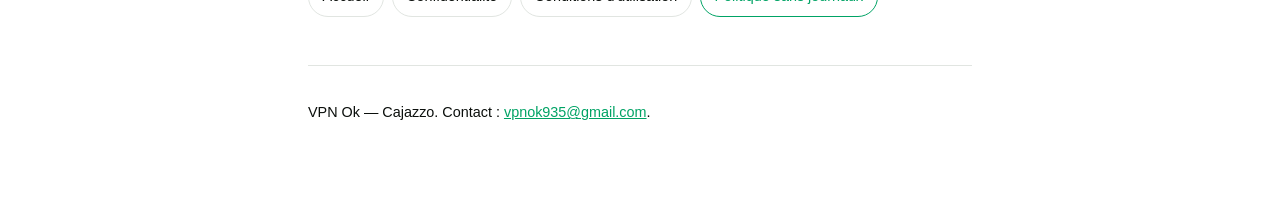
<file: sans-journaux.html>
<!doctype html>
<html lang="fr">
<head>
<meta charset="utf-8">
<meta name="viewport" content="width=device-width, initial-scale=1">
<title>Politique sans journaux — VPN Ok</title>
<link rel="stylesheet" href="style.css">
</head>
<body>
<div class="wrap">

<header>
<a class="brand" href="./index.html">
  <svg width="22" height="22" viewBox="0 0 32 32" aria-hidden="true">
    <path d="M16 .6 30.1 6.4v10.2c0 8.3-6.4 13.5-14.1 15.1C8.3 30.1 1.9 24.9 1.9 16.6V6.4z" fill="#00c47a"/>
    <path d="M9.9 15.7 14.4 20.2 22.4 11.5" fill="none" stroke="#042017" stroke-width="3.2" stroke-linecap="round" stroke-linejoin="round"/>
  </svg>
  <span>VPN <span class="ok">Ok</span></span>
</a>
<h1>Politique sans journaux</h1>
<p class="updated">Dernière mise à jour : 4 novembre 2026</p>
</header>

<p>Beaucoup de services affirment ne rien journaliser. L'expression ne veut
rien dire tant qu'on ne précise pas ce qui n'est pas écrit, ce qui l'est
malgré tout, et comment on peut le vérifier. Cette page s'y emploie.</p>

<h2>Ce qui n'est jamais écrit</h2>

<p>Nos serveurs n'enregistrent à aucun moment :</p>

<ul>
<li><strong>les sites que vous visitez</strong>, les adresses que vous
joignez, les ports que vous utilisez ;</li>
<li><strong>vos requêtes DNS</strong> — notre résolveur fonctionne avec la
journalisation désactivée ;</li>
<li><strong>votre adresse IP d'origine</strong> ;</li>
<li><strong>l'horodatage de vos connexions</strong> et déconnexions, une
fois la session terminée ;</li>
<li><strong>le contenu de vos communications</strong>, que nous ne pouvons
de toute façon pas lire.</li>
</ul>

<p>La formulation compte : ces informations ne sont pas « effacées
rapidement », elles ne sont pour l'essentiel jamais écrites. Un fichier
qu'on n'ouvre pas ne peut être ni saisi, ni volé, ni communiqué par erreur.</p>

<h2>Ce qui est écrit, et pourquoi</h2>

<p>Nous serions malhonnêtes en affirmant ne rien conserver. Trois choses le
sont, chacune pour une raison précise.</p>

<h3>Le volume consommé dans le mois</h3>

<p>Le socle gratuit est limité à 10 Go par mois civil. Appliquer cette
limite suppose de compter, et de rattacher ce compte à un appareil. Nous
conservons donc, par clé publique d'appareil, un total d'octets et le mois
en cours — rien de plus. Pas la liste des sessions, pas leurs horaires, pas
leurs destinations.</p>

<p>Le total repart à zéro à chaque changement de mois.</p>

<h3>L'état de l'abonnement</h3>

<p>Pour ouvrir les emplacements VPN Ok+ à ceux qui les ont payés, nous
conservons le produit souscrit, sa date d'échéance et l'identifiant de
transaction de la boutique.</p>

<h3>Les sessions en cours</h3>

<p>Tant qu'un tunnel est ouvert, le serveur doit savoir quelle adresse il
vous a attribuée, sans quoi vos paquets n'arriveraient nulle part. Cette
information existe pendant la connexion et <strong>la ligne est supprimée à
la fermeture</strong>. Il n'en reste aucun historique.</p>

<h2>Comment c'est tenu, techniquement</h2>

<p>Une politique n'a de valeur que si l'architecture la rend difficile à
enfreindre par inadvertance.</p>

<ul>
<li><strong>La table des sessions ne contient que des sessions ouvertes.</strong>
Il n'existe pas de table d'historique où des données pourraient
s'accumuler : la ligne est détruite à la fermeture du tunnel.</li>
<li><strong>Le journal applicatif nomme les serveurs et les routes, jamais
les appelants.</strong> Aucune adresse IP ni clé d'appareil n'y figure.</li>
<li><strong>Le filtrage anti-abus n'inspecte pas le trafic.</strong> Les
limites appliquées portent sur le comportement du protocole — nombre de
connexions, ports de destination — et non sur son contenu. Une inspection
profonde détecterait mieux certains usages, mais elle supposerait de
regarder ce qui passe.</li>
<li><strong>Les appareils silencieux depuis douze mois sont supprimés</strong>
automatiquement, compteur compris.</li>
</ul>

<h2>Ce que nous ne pouvons pas fournir</h2>

<p>Si une autorité nous demande de lui communiquer l'activité d'un
utilisateur, nous répondons ce que nous pouvons démontrer : ces informations
n'existent pas chez nous. Nous ne pouvons pas associer une adresse IP
publique, à une date donnée, à un appareil ou à une personne.</p>

<p>En revanche, nous sommes tenus de répondre aux injonctions qui nous sont
légalement opposables, et nous ne prétendons pas pouvoir les ignorer. Le
droit de l'Union réserve expressément le pouvoir d'une autorité d'ordonner à
un intermédiaire technique de faire cesser une infraction.</p>

<h2>Ce qui n'est pas encore en place</h2>

<div class="callout">
<p>Une politique sans journaux ne vaut que par ce qu'on peut en vérifier.
Voici, en toute franchise, ce qui n'est pas encore fait au 4 novembre 2026.</p>
</div>

<ul>
<li><strong>Aucun audit indépendant.</strong> Notre code serveur et notre
configuration n'ont pas été examinés par un tiers, et aucun rapport n'a été
publié. Tant que c'est le cas, cette page est un engagement, pas une
garantie vérifiée.</li>
<li><strong>Le service démarre.</strong> Les engagements ci-dessus décrivent
la configuration appliquée à chaque serveur avant sa mise en service, et non
un historique d'exploitation : VPN Ok est récent et son parc de serveurs est
réduit. La liste des hébergeurs est publiée dans la
<a href="confidentialite.html">politique de confidentialité</a> et suit
chaque ajout.</li>
<li><strong>Nos serveurs ne fonctionnent pas uniquement en mémoire vive.</strong>
Une infrastructure sans disque, qui perd tout au redémarrage, offre une
garantie structurelle que nous n'avons pas encore.</li>
<li><strong>Aucun rapport de transparence.</strong> Nous n'avons pas encore
publié de bilan des demandes reçues des autorités.</li>
</ul>

<p>Nous préférons l'écrire plutôt que de laisser entendre le contraire. Ces
points constituent notre feuille de route sur ce sujet, et cette page sera
mise à jour à mesure qu'ils seront traités.</p>

<h2>Ce que vous pouvez vérifier vous-même</h2>

<p>L'application comporte un <strong>contrôle d'étanchéité</strong> —
accueil, « Vérifier l'étanchéité » — qui teste l'adresse IP vue de
l'extérieur, les requêtes DNS et une éventuelle fuite IPv6. Il vous indique
si votre trafic sort bien par le pays choisi, sans passer par un site
tiers.</p>

<p>L'écran Statistiques vous montre ce que l'application conserve localement,
et vous permet de tout effacer.</p>

<h2>Nous écrire</h2>

<p>Une question, un doute, une erreur dans cette page :
<a href="mailto:vpnok935@gmail.com">vpnok935@gmail.com</a>.</p>

<nav class="pages">
  <a href="index.html">Accueil</a>
  <a href="confidentialite.html">Confidentialité</a>
  <a href="conditions.html">Conditions d'utilisation</a>
  <a href="sans-journaux.html" aria-current="page">Politique sans journaux</a>
</nav>

<footer>
<p>VPN Ok — Cajazzo. Contact :
<a href="mailto:vpnok935@gmail.com">vpnok935@gmail.com</a>.</p>
</footer>

</div>
</body>
</html>
</file>
<file: style.css>
/* Pages légales VPN Ok — même palette que l'app : blanc, noir, gris, vert. */

:root {
  --bg: #ffffff;
  --fg: #0b0f0c;
  --fg-dim: #5c635d;
  --line: #e1e5e1;
  --surface: #f4f6f4;
  --accent: #00a365;
  --sans: -apple-system, BlinkMacSystemFont, "Segoe UI", Roboto,
          "Helvetica Neue", Arial, sans-serif;
}

@media (prefers-color-scheme: dark) {
  :root {
    --bg: #0a0a0a;
    --fg: #f4f6f4;
    --fg-dim: #9ba09c;
    --line: #2c2f2c;
    --surface: #161716;
    --accent: #00e08a;
    color-scheme: dark;
  }
}

* { box-sizing: border-box; }

body {
  margin: 0;
  background: var(--bg);
  color: var(--fg);
  font: 16px/1.65 var(--sans);
  -webkit-text-size-adjust: 100%;
}

.wrap {
  max-width: 44rem;
  margin: 0 auto;
  padding: 2.5rem 1.25rem 5rem;
}

header { margin-bottom: 2.5rem; }

.brand {
  display: inline-flex;
  align-items: center;
  gap: .55rem;
  text-decoration: none;
  color: inherit;
  font-weight: 800;
  font-size: 1.05rem;
  letter-spacing: -.02em;
}
.brand .ok { color: var(--accent); }
.brand svg { display: block; }

h1 {
  font-size: clamp(1.7rem, 5vw, 2.3rem);
  line-height: 1.15;
  letter-spacing: -.025em;
  margin: 1.5rem 0 .4rem;
}

.updated {
  color: var(--fg-dim);
  font-size: .9rem;
  margin: 0;
}

h2 {
  font-size: 1.2rem;
  letter-spacing: -.01em;
  margin: 2.5rem 0 .6rem;
  padding-top: 1.5rem;
  border-top: 1px solid var(--line);
}

h3 {
  font-size: 1rem;
  margin: 1.5rem 0 .4rem;
}

p, li { color: var(--fg); }
p { margin: .7rem 0; }
ul, ol { padding-left: 1.3rem; margin: .7rem 0; }
li { margin: .35rem 0; }

a { color: var(--accent); }

strong { font-weight: 600; }

code {
  font-family: ui-monospace, SFMono-Regular, Menlo, monospace;
  font-size: .9em;
  background: var(--surface);
  padding: .1em .35em;
  border-radius: 4px;
}

table {
  width: 100%;
  border-collapse: collapse;
  margin: 1.2rem 0;
  font-size: .95rem;
}
th, td {
  text-align: left;
  padding: .6rem .5rem;
  border-bottom: 1px solid var(--line);
  vertical-align: top;
}
th {
  font-size: .78rem;
  text-transform: uppercase;
  letter-spacing: .06em;
  color: var(--fg-dim);
  font-weight: 600;
}

.callout {
  background: var(--surface);
  border: 1px solid var(--line);
  border-radius: 10px;
  padding: 1rem 1.1rem;
  margin: 1.5rem 0;
  font-size: .95rem;
}
.callout p:first-child { margin-top: 0; }
.callout p:last-child { margin-bottom: 0; }

.todo {
  border-color: var(--accent);
  background: color-mix(in srgb, var(--accent) 9%, transparent);
}

nav.pages {
  display: flex;
  flex-wrap: wrap;
  gap: .5rem;
  margin: 2rem 0 0;
  padding-top: 1.5rem;
  border-top: 1px solid var(--line);
}
nav.pages a {
  text-decoration: none;
  border: 1px solid var(--line);
  border-radius: 999px;
  padding: .45rem .85rem;
  font-size: .9rem;
  color: var(--fg);
}
nav.pages a:hover { border-color: var(--accent); color: var(--accent); }
nav.pages a[aria-current] {
  border-color: var(--accent);
  color: var(--accent);
}

footer {
  margin-top: 3rem;
  padding-top: 1.5rem;
  border-top: 1px solid var(--line);
  color: var(--fg-dim);
  font-size: .9rem;
}

@media print {
  nav.pages, .todo { display: none; }
  body { font-size: 11pt; }
  a { color: inherit; text-decoration: underline; }
}
</file>
